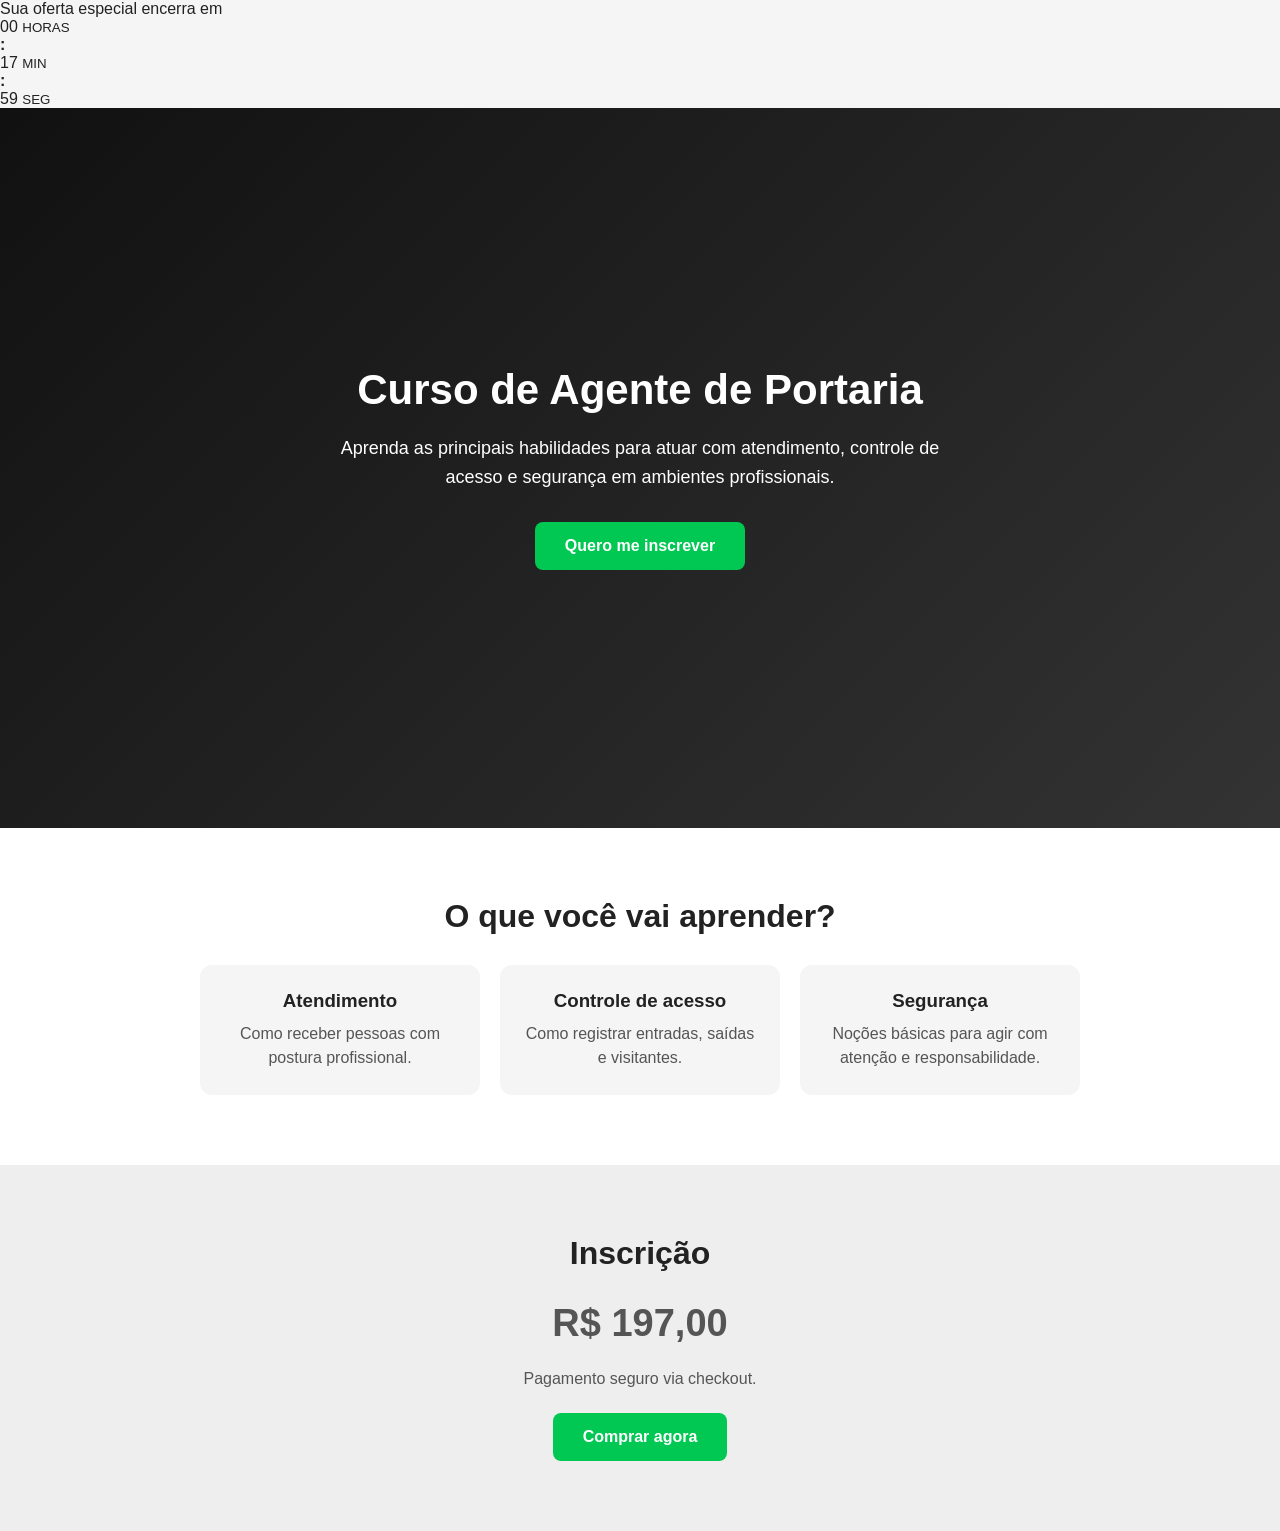
<file: index.html>
<!DOCTYPE html>
<html lang="pt-BR">
<head>
  <meta charset="UTF-8">
  <meta name="viewport" content="width=device-width, initial-scale=1.0">
  <title>Curso Online</title>
  <link rel="icon" type="image/png" href="favicon-hs-512.png">
  <link rel="stylesheet" href="style.css">
</head>
<body>
  <section class="barra-urgencia">
  <p>Sua oferta especial encerra em</p>

  <div class="contador-topo">
    <div class="tempo-box">
      <span id="horas">00</span>
      <small>HORAS</small>
    </div>

    <strong>:</strong>

    <div class="tempo-box">
      <span id="minutos">18</span>
      <small>MIN</small>
    </div>

    <strong>:</strong>

    <div class="tempo-box">
      <span id="segundos">00</span>
      <small>SEG</small>
    </div>
  </div>
</section>

  <header class="hero">
    <div class="container">
      <h1>Curso de Agente de Portaria</h1>
      <p>
        Aprenda as principais habilidades para atuar com atendimento,
        controle de acesso e segurança em ambientes profissionais.
      </p>

      <a 
        href="https://app.abacatepay.com/pay/bill_42ZJueuzwbEM5Q32RHhcfyB0" 
        class="botao"
      >
        Quero me inscrever
      </a>
    </div>
  </header>

  <section class="sobre">
    <div class="container">
      <h2>O que você vai aprender?</h2>

      <div class="cards">
        <div class="card">
          <h3>Atendimento</h3>
          <p>Como receber pessoas com postura profissional.</p>
        </div>

        <div class="card">
          <h3>Controle de acesso</h3>
          <p>Como registrar entradas, saídas e visitantes.</p>
        </div>

        <div class="card">
          <h3>Segurança</h3>
          <p>Noções básicas para agir com atenção e responsabilidade.</p>
        </div>
      </div>
    </div>
  </section>

  <section class="preco">
    <div class="container">
      <h2>Inscrição</h2>
      <p class="valor">R$ 197,00</p>
      <p>Pagamento seguro via checkout.</p>

      <a 
        href="https://app.abacatepay.com/pay/bill_42ZJueuzwbEM5Q32RHhcfyB0" 
        class="botao"
      >
        Comprar agora
      </a>
    </div>
  </section>
<script>
  let tempoRestante = 18 * 60; // 18 minutos

  const horasElemento = document.getElementById("horas");
  const minutosElemento = document.getElementById("minutos");
  const segundosElemento = document.getElementById("segundos");

  function atualizarContadorTopo() {
    const horas = Math.floor(tempoRestante / 3600);
    const minutos = Math.floor((tempoRestante % 3600) / 60);
    const segundos = tempoRestante % 60;

    horasElemento.textContent = String(horas).padStart(2, "0");
    minutosElemento.textContent = String(minutos).padStart(2, "0");
    segundosElemento.textContent = String(segundos).padStart(2, "0");

    if (tempoRestante <= 0) {
      clearInterval(intervaloContador);
      return;
    }

    tempoRestante--;
  }

  atualizarContadorTopo();

  const intervaloContador = setInterval(atualizarContadorTopo, 1000);
</script>
</body>
</html>
</file>
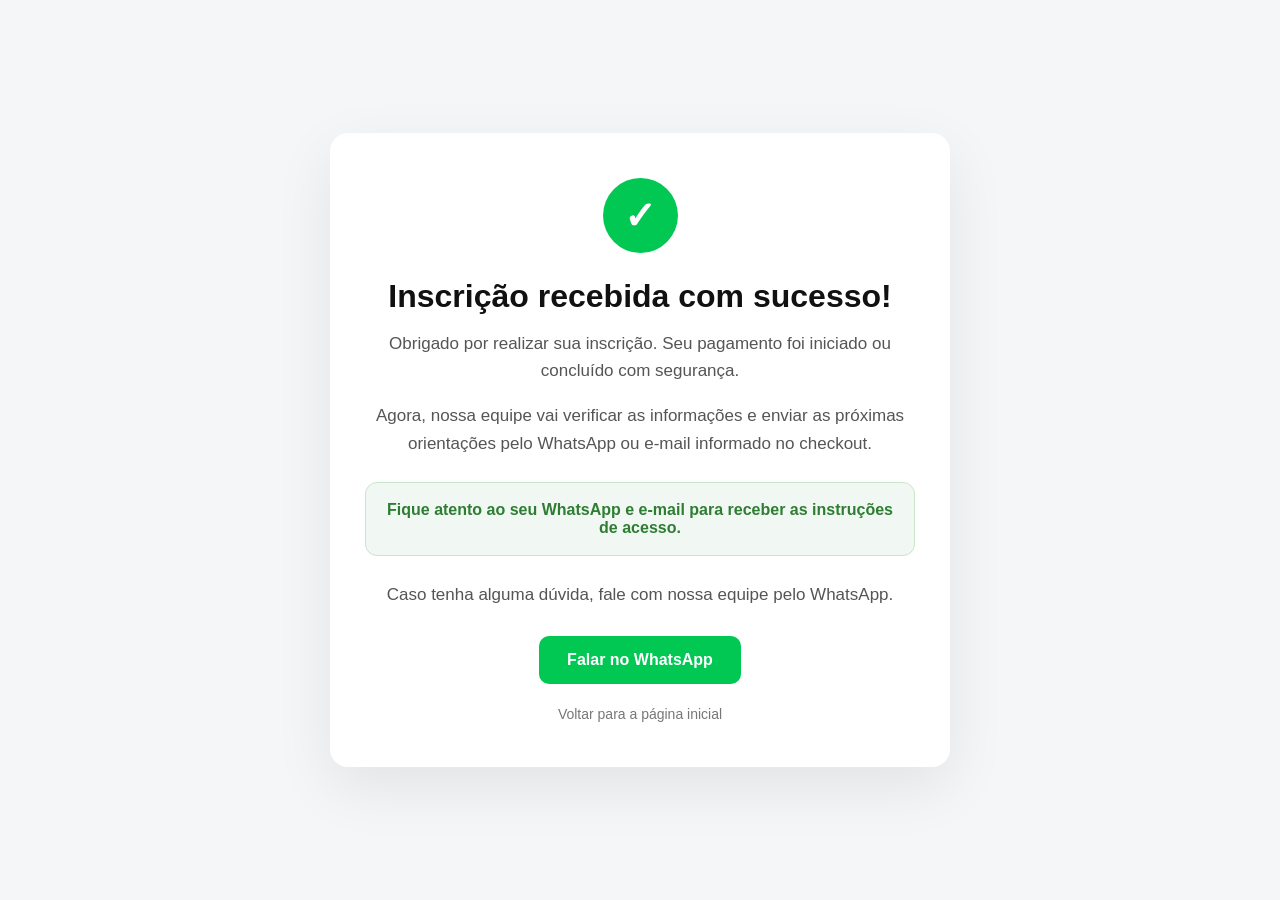
<file: obrigado.html>
<!DOCTYPE html>
<html lang="pt-BR">
<head>
  <meta charset="UTF-8">
  <meta name="viewport" content="width=device-width, initial-scale=1.0">
  <title>Inscrição Recebida</title>

  <style>
    * {
      margin: 0;
      padding: 0;
      box-sizing: border-box;
    }

    body {
      font-family: Arial, sans-serif;
      background: #f4f6f8;
      color: #222;
      min-height: 100vh;
      display: flex;
      align-items: center;
      justify-content: center;
      padding: 20px;
    }

    .obrigado-container {
      width: 100%;
      max-width: 620px;
      background: #ffffff;
      padding: 45px 35px;
      border-radius: 18px;
      text-align: center;
      box-shadow: 0 20px 60px rgba(0, 0, 0, 0.08);
    }

    .icone {
      width: 75px;
      height: 75px;
      background: #00c853;
      color: white;
      border-radius: 50%;
      display: flex;
      align-items: center;
      justify-content: center;
      margin: 0 auto 25px;
      font-size: 38px;
      font-weight: bold;
    }

    h1 {
      font-size: 32px;
      margin-bottom: 15px;
      color: #111;
    }

    p {
      font-size: 17px;
      line-height: 1.6;
      color: #555;
      margin-bottom: 18px;
    }

    .aviso {
      background: #f1f8f4;
      border: 1px solid #c8e6c9;
      padding: 18px;
      border-radius: 12px;
      margin: 25px 0;
      color: #2e7d32;
      font-weight: bold;
    }

    .botao-whatsapp {
      display: inline-block;
      margin-top: 10px;
      padding: 15px 28px;
      background: #00c853;
      color: white;
      text-decoration: none;
      border-radius: 10px;
      font-weight: bold;
      transition: 0.3s;
    }

    .botao-whatsapp:hover {
      background: #009624;
      transform: scale(1.04);
    }

    .voltar {
      display: block;
      margin-top: 22px;
      color: #777;
      text-decoration: none;
      font-size: 14px;
    }

    .voltar:hover {
      color: #111;
    }

    @media (max-width: 600px) {
      .obrigado-container {
        padding: 35px 22px;
      }

      h1 {
        font-size: 26px;
      }

      p {
        font-size: 16px;
      }
    }
  </style>
</head>
<body>

  <main class="obrigado-container">
    <div class="icone">✓</div>

    <h1>Inscrição recebida com sucesso!</h1>

    <p>
      Obrigado por realizar sua inscrição. Seu pagamento foi iniciado ou concluído
      com segurança.
    </p>

    <p>
      Agora, nossa equipe vai verificar as informações e enviar as próximas
      orientações pelo WhatsApp ou e-mail informado no checkout.
    </p>

    <div class="aviso">
      Fique atento ao seu WhatsApp e e-mail para receber as instruções de acesso.
    </div>

    <p>
      Caso tenha alguma dúvida, fale com nossa equipe pelo WhatsApp.
    </p>

    <a 
      href="https://wa.me/5599999999999" 
      class="botao-whatsapp"
      target="_blank"
    >
      Falar no WhatsApp
    </a>

    <a href="index.html" class="voltar">
      Voltar para a página inicial
    </a>
  </main>

</body>
</html>
</file>
<file: style.css>
* {
  margin: 0;
  padding: 0;
  box-sizing: border-box;
}

body {
  font-family: Arial, sans-serif;
  background: #f5f5f5;
  color: #222;
}

.container {
  width: 90%;
  max-width: 1000px;
  margin: 0 auto;
}

.hero {
  min-height: 80vh;
  display: flex;
  align-items: center;
  text-align: center;
  background: linear-gradient(135deg, #111, #333);
  color: white;
  padding: 60px 20px;
}

.hero h1 {
  font-size: 42px;
  margin-bottom: 20px;
}

.hero p {
  font-size: 18px;
  max-width: 650px;
  margin: 0 auto 30px;
  line-height: 1.6;
}

.botao {
  display: inline-block;
  background: #00c853;
  color: white;
  padding: 15px 30px;
  border-radius: 8px;
  text-decoration: none;
  font-weight: bold;
  transition: 0.3s;
}

.botao:hover {
  background: #009624;
  transform: scale(1.05);
}

.sobre {
  padding: 70px 20px;
  background: white;
  text-align: center;
}

.sobre h2,
.preco h2 {
  font-size: 32px;
  margin-bottom: 30px;
}

.cards {
  display: flex;
  gap: 20px;
  justify-content: center;
  flex-wrap: wrap;
}

.card {
  background: #f5f5f5;
  padding: 25px;
  border-radius: 12px;
  width: 280px;
}

.card h3 {
  margin-bottom: 10px;
}

.card p {
  color: #555;
  line-height: 1.5;
}

.preco {
  padding: 70px 20px;
  text-align: center;
  background: #eeeeee;
}

.valor {
  font-size: 38px;
  font-weight: bold;
  margin-bottom: 10px;
}

.preco p {
  margin-bottom: 25px;
  color: #555;
}

@media (max-width: 600px) {
  .hero h1 {
    font-size: 32px;
  }

  .hero p {
    font-size: 16px;
  }

  .sobre h2,
  .preco h2 {
    font-size: 26px;
  }
  .barra-urgencia {
  width: 100%;
  background: #070707;
  border-bottom: 1px solid rgba(212, 175, 55, 0.35);
  color: #ffffff;
  padding: 10px 20px 14px;
  display: flex;
  align-items: center;
  justify-content: center;
  gap: 22px;
  text-align: center;
  position: sticky;
  top: 0;
  z-index: 999; 
}

.barra-urgencia p {
  color: #a9a9a9;
  font-size: 15px;
  margin: 0;
  letter-spacing: 0.3px;
  
}

.contador-topo {
  display: flex;
  align-items: flex-start;
  justify-content: center;
  gap: 8px;
}

.tempo-box {
  display: flex;
  flex-direction: column;
  align-items: center;
}

.tempo-box span {
  display: flex;
  align-items: center;
  justify-content: center;
  min-width: 42px;
  height: 36px;
  background: linear-gradient(180deg, #1c1c1c, #0d0d0d);
  border: 1px solid rgba(212, 175, 55, 0.45);
  border-radius: 8px;
  color: #f5d77a;
  font-size: 18px;
  font-weight: 700;
  box-shadow: inset 0 0 12px rgba(255, 215, 100, 0.08);
}

.tempo-box small {
  margin-top: 7px;
  font-size: 9px;
  color: #9b9b9b;
  letter-spacing: 3px;
}

.contador-topo strong {
  color: #d4af37;
  font-size: 22px;
  line-height: 34px;
  font-weight: 400;
}

@media (max-width: 600px) {
  .barra-urgencia {
    flex-direction: column;
    gap: 8px;
    padding: 12px 10px 14px;
  }

  .barra-urgencia p {
    font-size: 14px;
  }

  .tempo-box span {
    min-width: 38px;
    height: 34px;
    font-size: 16px;
  }

  .tempo-box small {
    font-size: 8px;
    letter-spacing: 2px;
  }
}
}
</file>
